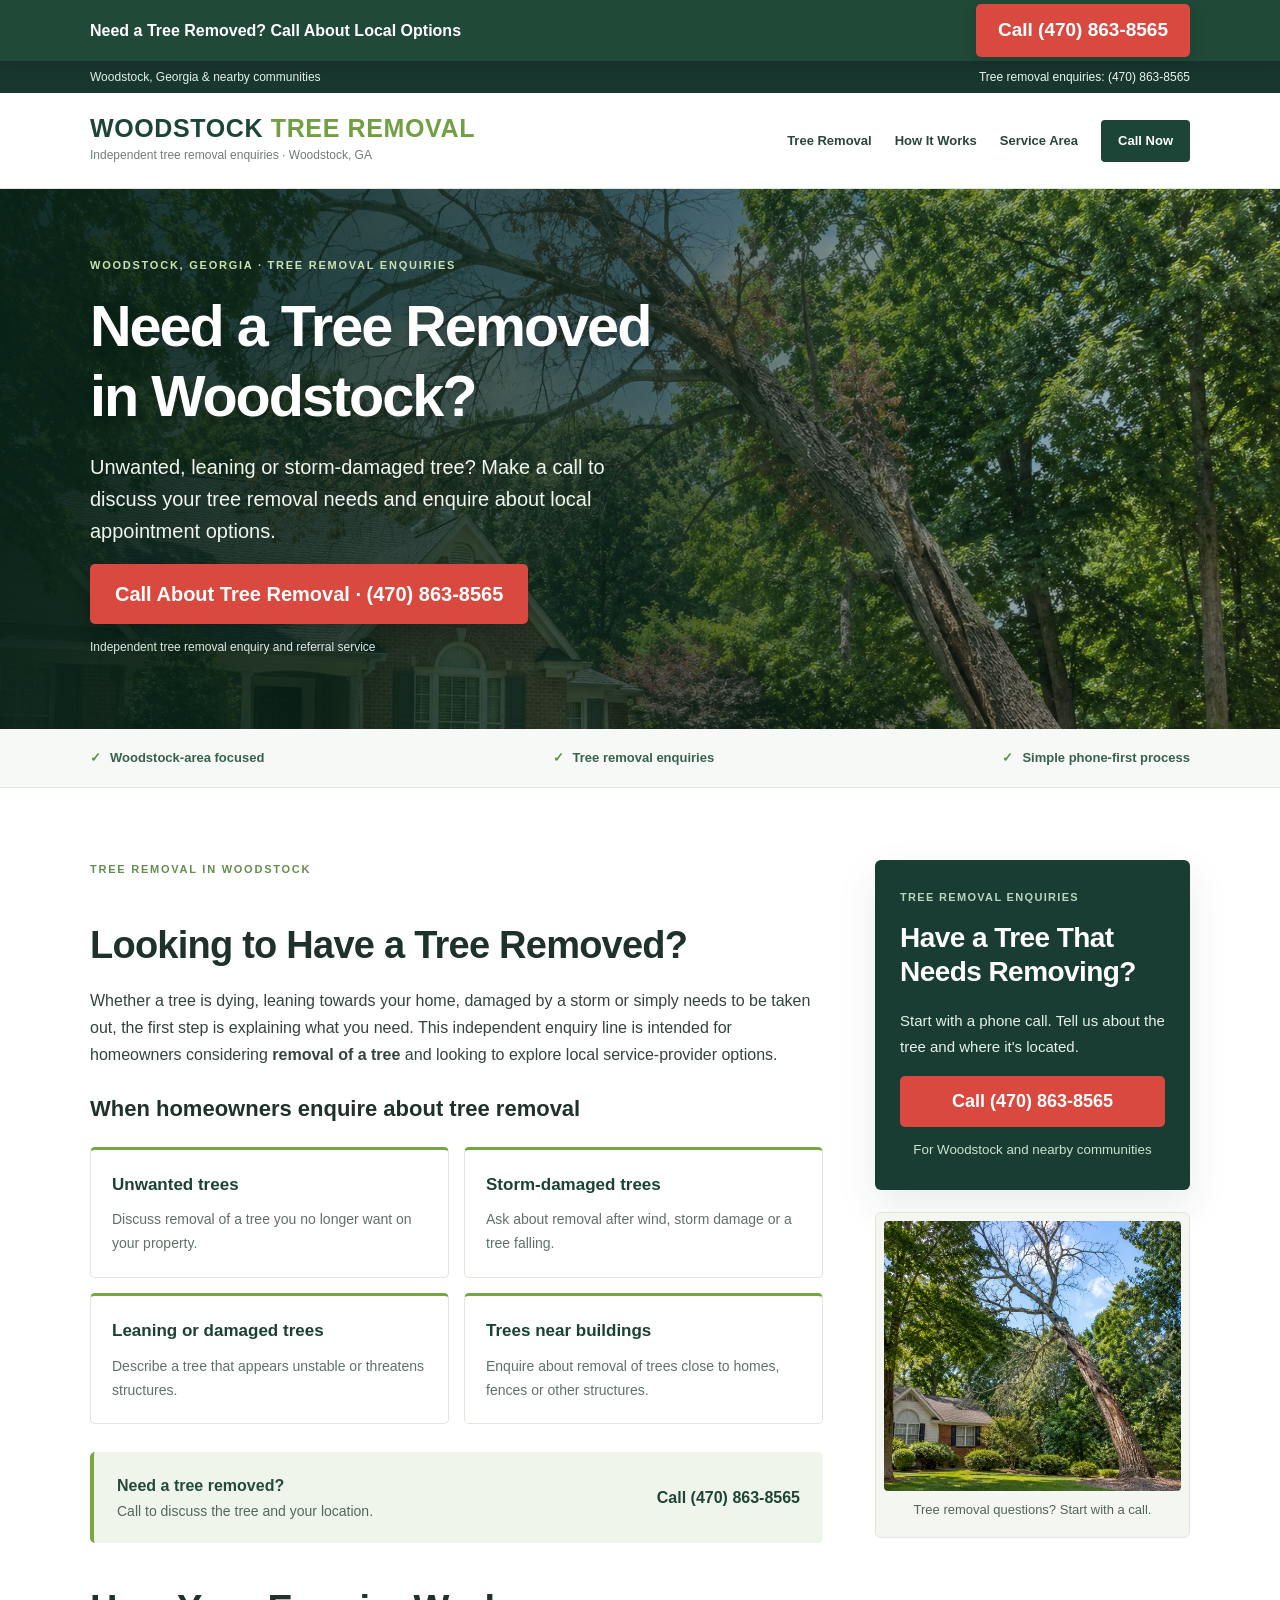
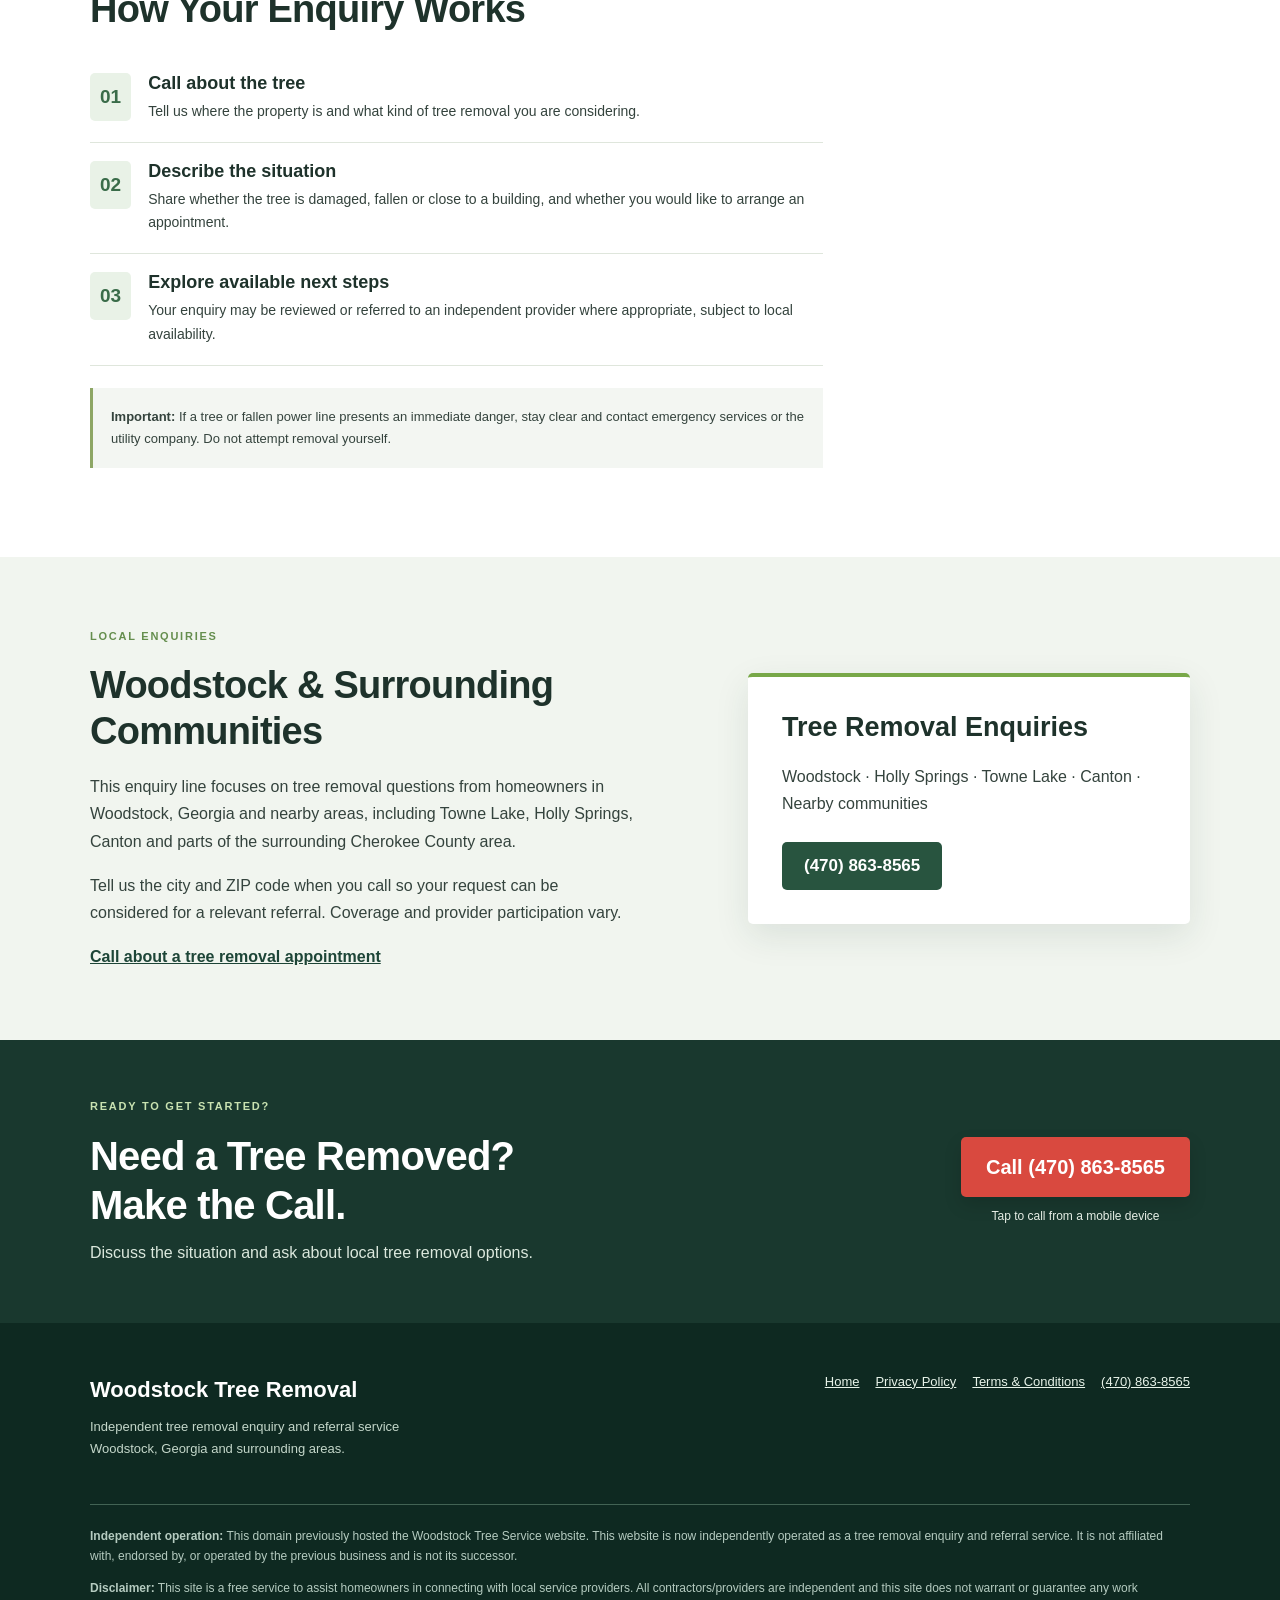
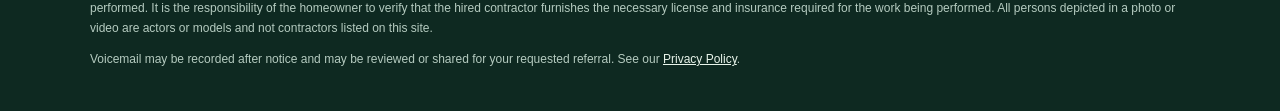
<file: index.html>
<!doctype html><html lang="en-US"><head><meta charset="UTF-8"><meta name="viewport" content="width=device-width,initial-scale=1"><meta name="theme-color" content="#183b32"><title>Tree Removal Enquiries in Woodstock, GA | Independent Referral Service</title><meta name="description" content="Need a tree removed in Woodstock, Georgia? Call about unwanted, storm-damaged or potentially hazardous tree removal and local appointment options."><link rel="canonical" href="https://woodstocktreeservice.com/"><link rel="stylesheet" href="assets/style.css"></head><body><header><div class="topline"><div class="container top-inner"><span>Woodstock, Georgia &amp; nearby communities</span><a href="tel:+14708638565">Tree removal enquiries: (470) 863-8565</a></div></div><div class="call-strip"><div class="container"><strong>Need a Tree Removed? Call About Local Options</strong><a href="tel:+14708638565">Call (470) 863-8565</a></div></div><div class="brandbar"><div class="container branding"><a href="https://woodstocktreeservice.com/" class="brand"><span class="brandbig">WOODSTOCK <em>TREE REMOVAL</em></span><span class="brand-small">Independent tree removal enquiries · Woodstock, GA</span></a><nav aria-label="Main navigation"><a href="https://woodstocktreeservice.com/#removal">Tree Removal</a><a href="https://woodstocktreeservice.com/#how">How It Works</a><a href="https://woodstocktreeservice.com/#area">Service Area</a><a class="nav-call" href="tel:+14708638565">Call Now</a></nav></div></div></header><main><section class="hero"><div class="hero-photo" role="img" aria-label="Mature damaged tree leaning in a Woodstock-area residential yard"></div><div class="hero-overlay"></div><div class="container hero-content"><span class="kicker light">WOODSTOCK, GEORGIA · TREE REMOVAL ENQUIRIES</span><h1>Need a Tree Removed<br>in Woodstock?</h1><p>Unwanted, leaning or storm-damaged tree? Make a call to discuss your tree removal needs and enquire about local appointment options.</p><a class="btn btn-main" href="tel:+14708638565">Call About Tree Removal · (470) 863-8565</a><small>Independent tree removal enquiry and referral service</small></div></section>
<div class="assurance"><div class="container assurance-inner"><span>Woodstock-area focused</span><span>Tree removal enquiries</span><span>Simple phone-first process</span></div></div>
<section class="section" id="removal"><div class="container body-grid"><div class="article"><span class="kicker">TREE REMOVAL IN WOODSTOCK</span><h2>Looking to Have a Tree Removed?</h2><p>Whether a tree is dying, leaning towards your home, damaged by a storm or simply needs to be taken out, the first step is explaining what you need. This independent enquiry line is intended for homeowners considering <strong>removal of a tree</strong> and looking to explore local service-provider options.</p><h3>When homeowners enquire about tree removal</h3><div class="issue-grid"><div class="issue"><b>Unwanted trees</b><p>Discuss removal of a tree you no longer want on your property.</p></div><div class="issue"><b>Storm-damaged trees</b><p>Ask about removal after wind, storm damage or a tree falling.</p></div><div class="issue"><b>Leaning or damaged trees</b><p>Describe a tree that appears unstable or threatens structures.</p></div><div class="issue"><b>Trees near buildings</b><p>Enquire about removal of trees close to homes, fences or other structures.</p></div></div><div class="inline-cta"><div><strong>Need a tree removed?</strong><span>Call to discuss the tree and your location.</span></div><a href="tel:+14708638565">Call (470) 863-8565</a></div>
<h2 id="how">How Your Enquiry Works</h2><div class="steps"><div class="step"><span>01</span><div><h3>Call about the tree</h3><p>Tell us where the property is and what kind of tree removal you are considering.</p></div></div><div class="step"><span>02</span><div><h3>Describe the situation</h3><p>Share whether the tree is damaged, fallen or close to a building, and whether you would like to arrange an appointment.</p></div></div><div class="step"><span>03</span><div><h3>Explore available next steps</h3><p>Your enquiry may be reviewed or referred to an independent provider where appropriate, subject to local availability.</p></div></div></div><p class="tip"><strong>Important:</strong> If a tree or fallen power line presents an immediate danger, stay clear and contact emergency services or the utility company. Do not attempt removal yourself.</p>
</div><aside class="sidebar"><div class="contact-card"><span class="card-kicker">TREE REMOVAL ENQUIRIES</span><h2>Have a Tree That Needs Removing?</h2><p>Start with a phone call. Tell us about the tree and where it's located.</p><a class="btn" href="tel:+14708638565">Call (470) 863-8565</a><small>For Woodstock and nearby communities</small></div><div class="side-image"><img src="assets/problem-tree-yard.jpg" alt="Mature damaged tree in a residential Georgia yard" loading="lazy"><p>Tree removal questions? Start with a call.</p></div></aside></div></section>
<section class="area" id="area"><div class="container area-grid"><div><span class="kicker">LOCAL ENQUIRIES</span><h2>Woodstock &amp; Surrounding Communities</h2><p>This enquiry line focuses on tree removal questions from homeowners in Woodstock, Georgia and nearby areas, including Towne Lake, Holly Springs, Canton and parts of the surrounding Cherokee County area.</p><p>Tell us the city and ZIP code when you call so your request can be considered for a relevant referral. Coverage and provider participation vary.</p><a href="tel:+14708638565" class="text-link">Call about a tree removal appointment</a></div><div class="area-panel"><h3>Tree Removal Enquiries</h3><p>Woodstock · Holly Springs · Towne Lake · Canton · Nearby communities</p><a class="btn btn-light" href="tel:+14708638565">(470) 863-8565</a></div></div></section>
<section class="endcta"><div class="container end-inner"><div><span class="kicker light">READY TO GET STARTED?</span><h2>Need a Tree Removed?<br>Make the Call.</h2><p>Discuss the situation and ask about local tree removal options.</p></div><div><a class="btn btn-main" href="tel:+14708638565">Call (470) 863-8565</a><small>Tap to call from a mobile device</small></div></div></section></main><footer><div class="container"><div class="foot-top"><div><div class="foot-brand">Woodstock Tree Removal</div><p>Independent tree removal enquiry and referral service<br>Woodstock, Georgia and surrounding areas.</p></div><div class="footer-links"><a href="https://woodstocktreeservice.com/">Home</a><a href="https://woodstocktreeservice.com/privacy.html">Privacy Policy</a><a href="https://woodstocktreeservice.com/terms.html">Terms &amp; Conditions</a><a href="tel:+14708638565">(470) 863-8565</a></div></div><div class="disclosures"><p><strong>Independent operation:</strong> This domain previously hosted the Woodstock Tree Service website. This website is now independently operated as a tree removal enquiry and referral service. It is not affiliated with, endorsed by, or operated by the previous business and is not its successor.</p><p><strong>Disclaimer:</strong> This site is a free service to assist homeowners in connecting with local service providers. All contractors/providers are independent and this site does not warrant or guarantee any work performed. It is the responsibility of the homeowner to verify that the hired contractor furnishes the necessary license and insurance required for the work being performed. All persons depicted in a photo or video are actors or models and not contractors listed on this site.</p><p>Voicemail may be recorded after notice and may be reviewed or shared for your requested referral. See our <a href="https://woodstocktreeservice.com/privacy.html">Privacy Policy</a>.</p></div></div></footer><div class="mobile-call"><a href="tel:+14708638565">Call About Tree Removal · (470) 863-8565</a></div></body></html>
</file>
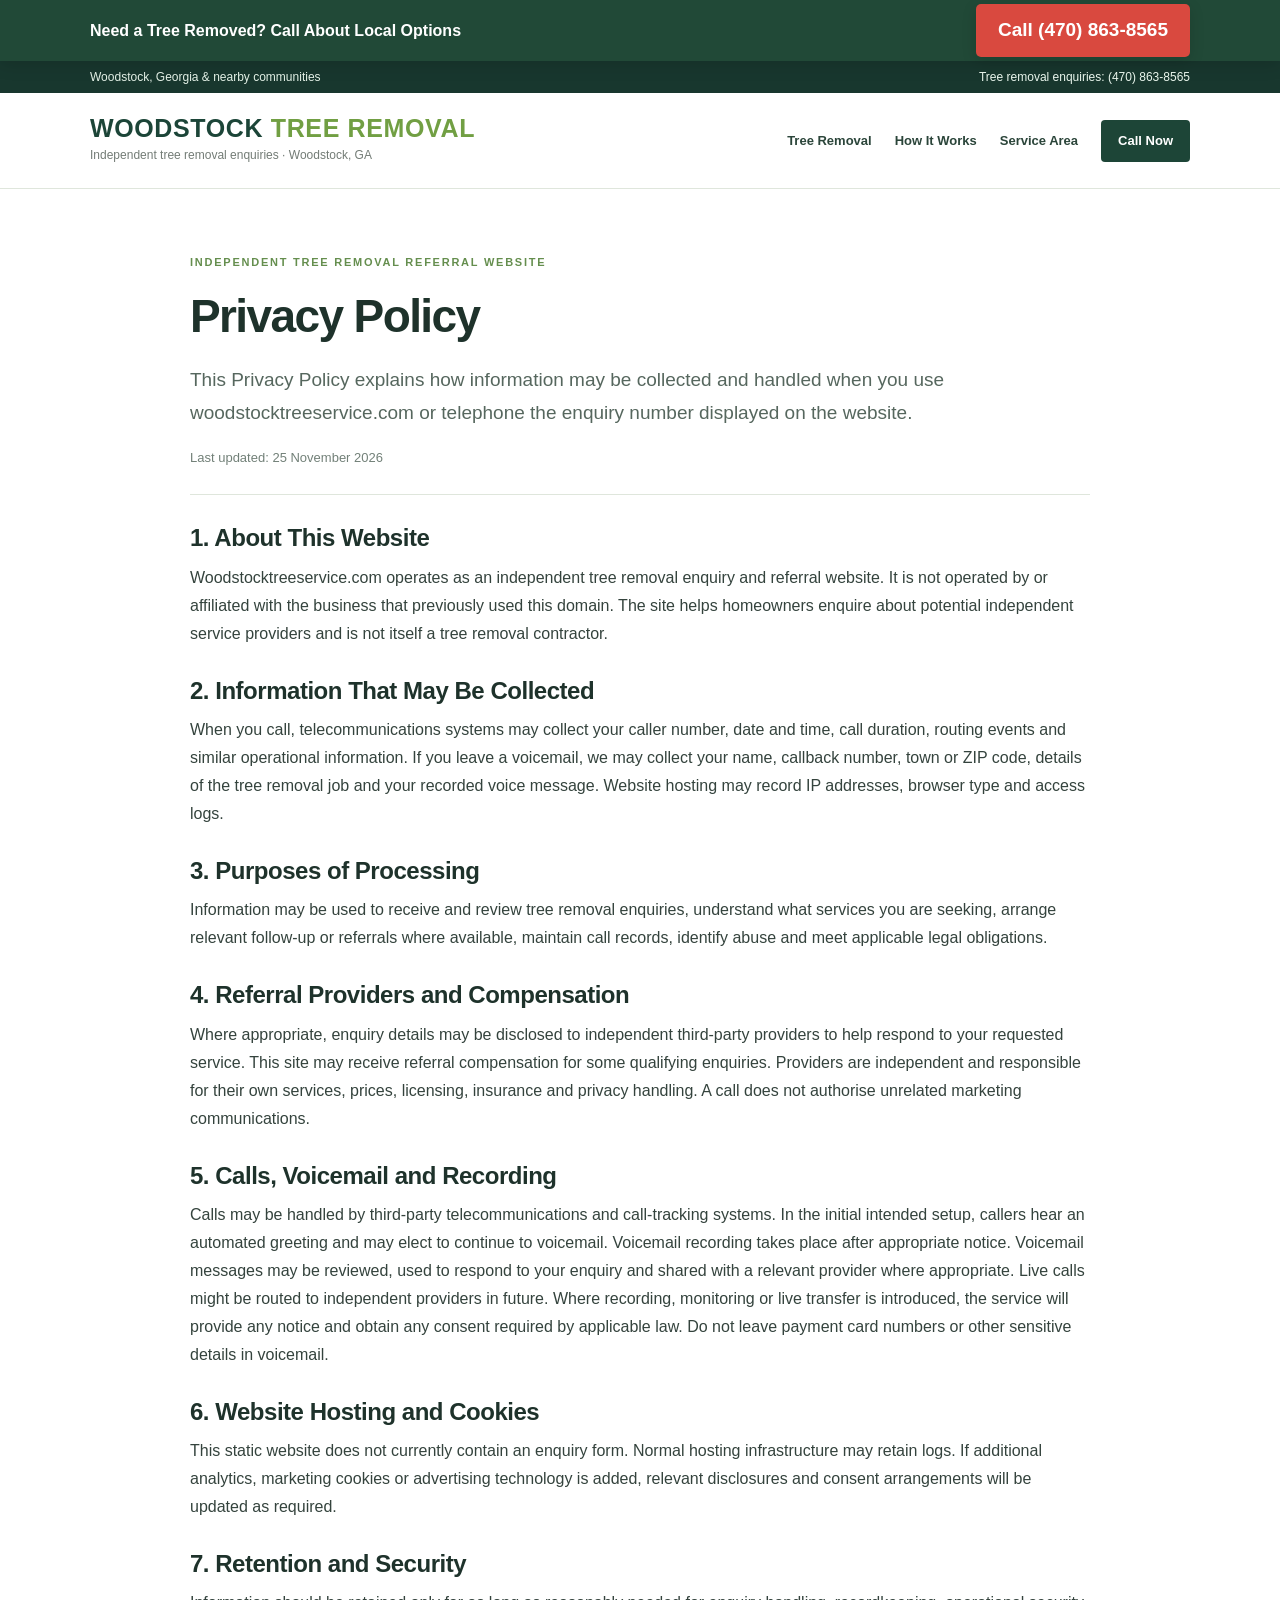
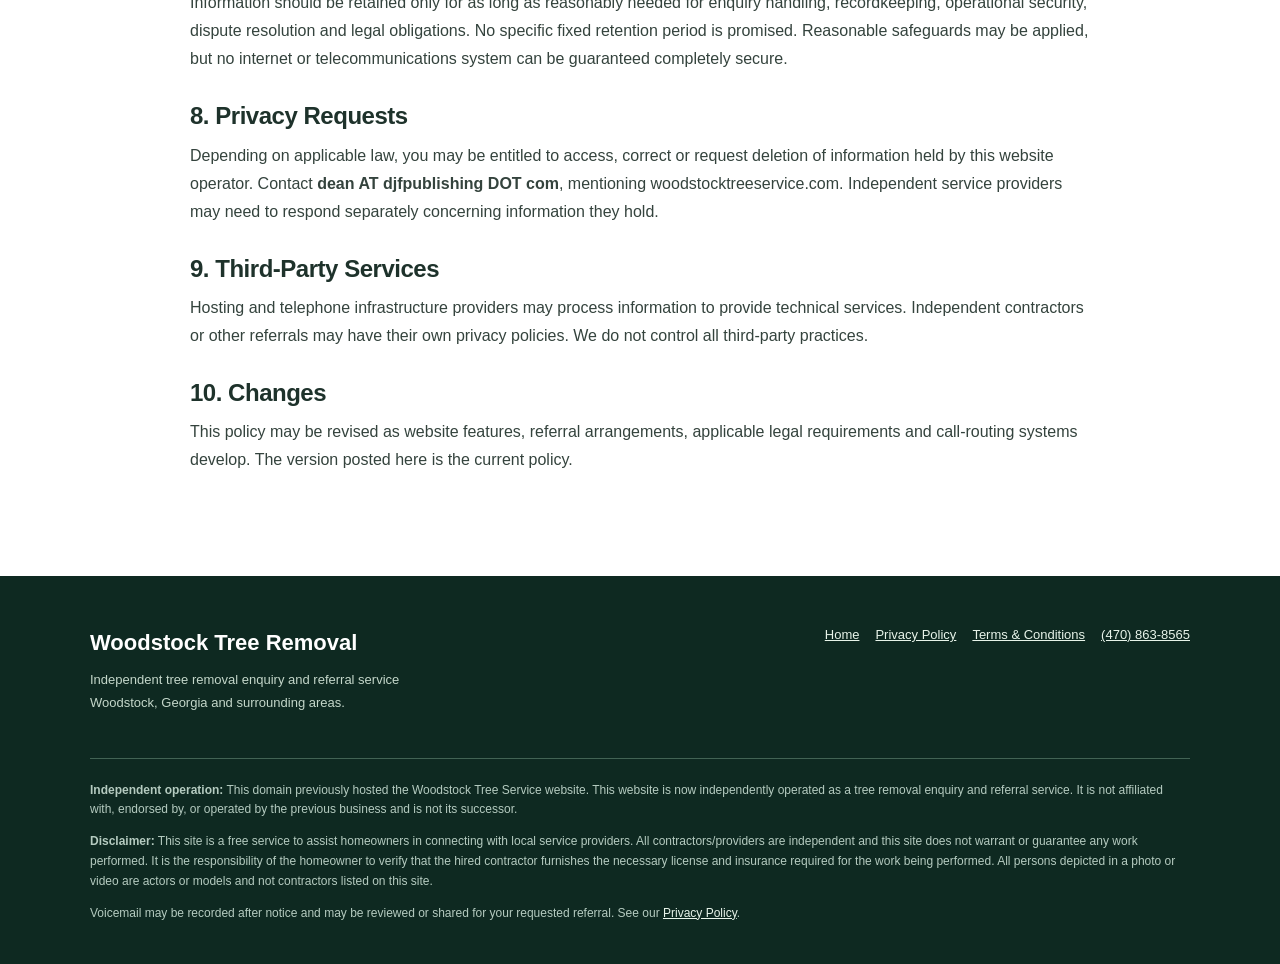
<file: privacy.html>
<!doctype html><html lang="en-US"><head><meta charset="UTF-8"><meta name="viewport" content="width=device-width,initial-scale=1"><meta name="theme-color" content="#183b32"><title>Privacy Policy | Woodstock Tree Removal</title><meta name="description" content="Privacy Policy for the independent tree removal referral website in Woodstock, Georgia."><link rel="canonical" href="https://woodstocktreeservice.com/privacy.html"><link rel="stylesheet" href="assets/style.css"></head><body><header><div class="topline"><div class="container top-inner"><span>Woodstock, Georgia &amp; nearby communities</span><a href="tel:+14708638565">Tree removal enquiries: (470) 863-8565</a></div></div><div class="call-strip"><div class="container"><strong>Need a Tree Removed? Call About Local Options</strong><a href="tel:+14708638565">Call (470) 863-8565</a></div></div><div class="brandbar"><div class="container branding"><a href="https://woodstocktreeservice.com/" class="brand"><span class="brandbig">WOODSTOCK <em>TREE REMOVAL</em></span><span class="brand-small">Independent tree removal enquiries · Woodstock, GA</span></a><nav aria-label="Main navigation"><a href="https://woodstocktreeservice.com/#removal">Tree Removal</a><a href="https://woodstocktreeservice.com/#how">How It Works</a><a href="https://woodstocktreeservice.com/#area">Service Area</a><a class="nav-call" href="tel:+14708638565">Call Now</a></nav></div></div></header><main class="policy container"><span class="kicker">INDEPENDENT TREE REMOVAL REFERRAL WEBSITE</span><h1>Privacy Policy</h1><p class="intro">This Privacy Policy explains how information may be collected and handled when you use woodstocktreeservice.com or telephone the enquiry number displayed on the website.</p><p class="updated">Last updated: 25 November 2026</p>
<h2>1. About This Website</h2><p>Woodstocktreeservice.com operates as an independent tree removal enquiry and referral website. It is not operated by or affiliated with the business that previously used this domain. The site helps homeowners enquire about potential independent service providers and is not itself a tree removal contractor.</p>
<h2>2. Information That May Be Collected</h2><p>When you call, telecommunications systems may collect your caller number, date and time, call duration, routing events and similar operational information. If you leave a voicemail, we may collect your name, callback number, town or ZIP code, details of the tree removal job and your recorded voice message. Website hosting may record IP addresses, browser type and access logs.</p>
<h2>3. Purposes of Processing</h2><p>Information may be used to receive and review tree removal enquiries, understand what services you are seeking, arrange relevant follow-up or referrals where available, maintain call records, identify abuse and meet applicable legal obligations.</p>
<h2>4. Referral Providers and Compensation</h2><p>Where appropriate, enquiry details may be disclosed to independent third-party providers to help respond to your requested service. This site may receive referral compensation for some qualifying enquiries. Providers are independent and responsible for their own services, prices, licensing, insurance and privacy handling. A call does not authorise unrelated marketing communications.</p>
<h2>5. Calls, Voicemail and Recording</h2><p>Calls may be handled by third-party telecommunications and call-tracking systems. In the initial intended setup, callers hear an automated greeting and may elect to continue to voicemail. Voicemail recording takes place after appropriate notice. Voicemail messages may be reviewed, used to respond to your enquiry and shared with a relevant provider where appropriate. Live calls might be routed to independent providers in future. Where recording, monitoring or live transfer is introduced, the service will provide any notice and obtain any consent required by applicable law. Do not leave payment card numbers or other sensitive details in voicemail.</p>
<h2>6. Website Hosting and Cookies</h2><p>This static website does not currently contain an enquiry form. Normal hosting infrastructure may retain logs. If additional analytics, marketing cookies or advertising technology is added, relevant disclosures and consent arrangements will be updated as required.</p>
<h2>7. Retention and Security</h2><p>Information should be retained only for as long as reasonably needed for enquiry handling, recordkeeping, operational security, dispute resolution and legal obligations. No specific fixed retention period is promised. Reasonable safeguards may be applied, but no internet or telecommunications system can be guaranteed completely secure.</p>
<h2>8. Privacy Requests</h2><p>Depending on applicable law, you may be entitled to access, correct or request deletion of information held by this website operator. Contact <strong>dean AT djfpublishing DOT com</strong>, mentioning woodstocktreeservice.com. Independent service providers may need to respond separately concerning information they hold.</p>
<h2>9. Third-Party Services</h2><p>Hosting and telephone infrastructure providers may process information to provide technical services. Independent contractors or other referrals may have their own privacy policies. We do not control all third-party practices.</p>
<h2>10. Changes</h2><p>This policy may be revised as website features, referral arrangements, applicable legal requirements and call-routing systems develop. The version posted here is the current policy.</p></main><footer><div class="container"><div class="foot-top"><div><div class="foot-brand">Woodstock Tree Removal</div><p>Independent tree removal enquiry and referral service<br>Woodstock, Georgia and surrounding areas.</p></div><div class="footer-links"><a href="https://woodstocktreeservice.com/">Home</a><a href="https://woodstocktreeservice.com/privacy.html">Privacy Policy</a><a href="https://woodstocktreeservice.com/terms.html">Terms &amp; Conditions</a><a href="tel:+14708638565">(470) 863-8565</a></div></div><div class="disclosures"><p><strong>Independent operation:</strong> This domain previously hosted the Woodstock Tree Service website. This website is now independently operated as a tree removal enquiry and referral service. It is not affiliated with, endorsed by, or operated by the previous business and is not its successor.</p><p><strong>Disclaimer:</strong> This site is a free service to assist homeowners in connecting with local service providers. All contractors/providers are independent and this site does not warrant or guarantee any work performed. It is the responsibility of the homeowner to verify that the hired contractor furnishes the necessary license and insurance required for the work being performed. All persons depicted in a photo or video are actors or models and not contractors listed on this site.</p><p>Voicemail may be recorded after notice and may be reviewed or shared for your requested referral. See our <a href="https://woodstocktreeservice.com/privacy.html">Privacy Policy</a>.</p></div></div></footer><div class="mobile-call"><a href="tel:+14708638565">Call About Tree Removal · (470) 863-8565</a></div></body></html>
</file>
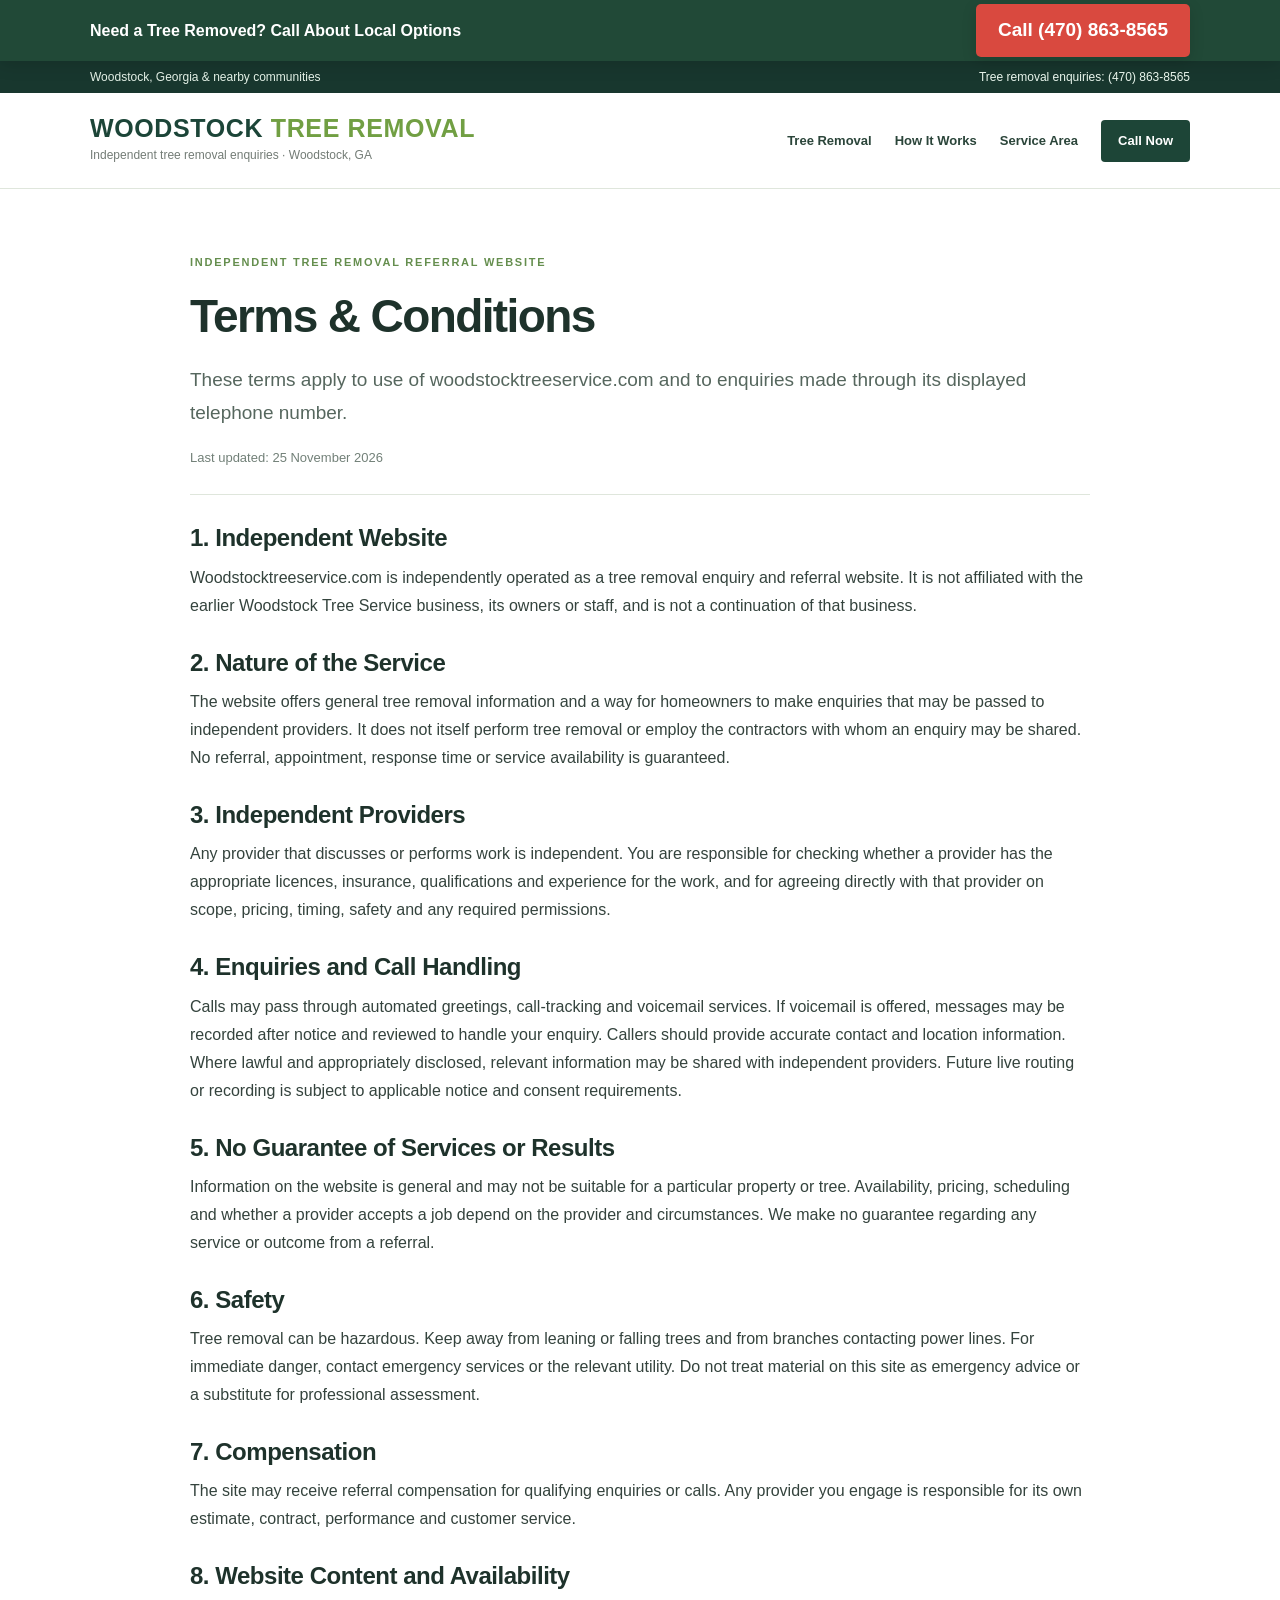
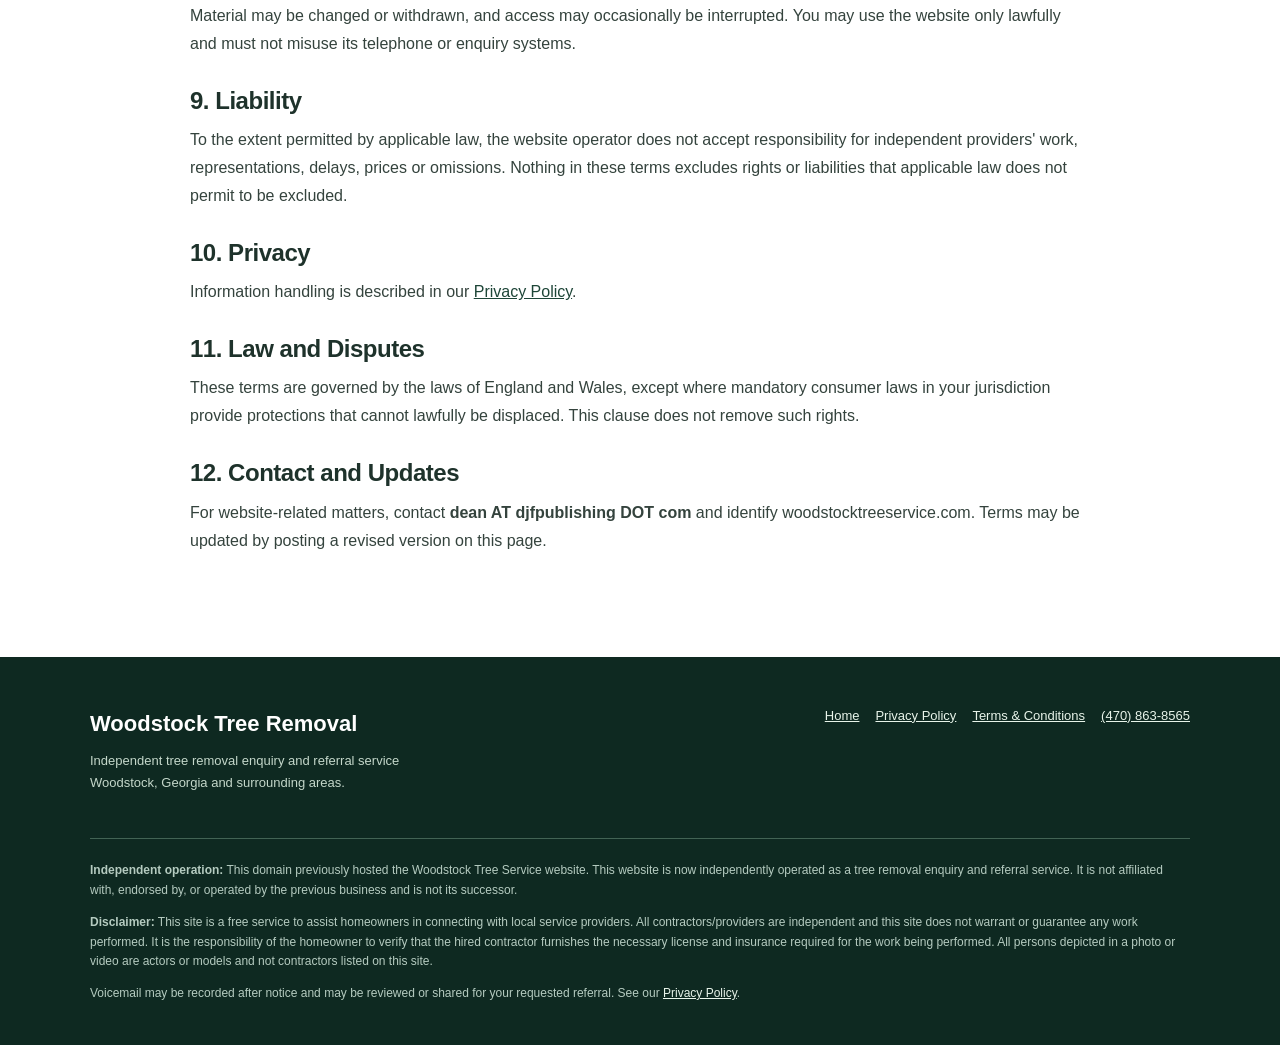
<file: terms.html>
<!doctype html><html lang="en-US"><head><meta charset="UTF-8"><meta name="viewport" content="width=device-width,initial-scale=1"><meta name="theme-color" content="#183b32"><title>Terms & Conditions | Woodstock Tree Removal</title><meta name="description" content="Terms and Conditions for Woodstock tree removal enquiry website."><link rel="canonical" href="https://woodstocktreeservice.com/terms.html"><link rel="stylesheet" href="assets/style.css"></head><body><header><div class="topline"><div class="container top-inner"><span>Woodstock, Georgia &amp; nearby communities</span><a href="tel:+14708638565">Tree removal enquiries: (470) 863-8565</a></div></div><div class="call-strip"><div class="container"><strong>Need a Tree Removed? Call About Local Options</strong><a href="tel:+14708638565">Call (470) 863-8565</a></div></div><div class="brandbar"><div class="container branding"><a href="https://woodstocktreeservice.com/" class="brand"><span class="brandbig">WOODSTOCK <em>TREE REMOVAL</em></span><span class="brand-small">Independent tree removal enquiries · Woodstock, GA</span></a><nav aria-label="Main navigation"><a href="https://woodstocktreeservice.com/#removal">Tree Removal</a><a href="https://woodstocktreeservice.com/#how">How It Works</a><a href="https://woodstocktreeservice.com/#area">Service Area</a><a class="nav-call" href="tel:+14708638565">Call Now</a></nav></div></div></header><main class="policy container"><span class="kicker">INDEPENDENT TREE REMOVAL REFERRAL WEBSITE</span><h1>Terms &amp; Conditions</h1><p class="intro">These terms apply to use of woodstocktreeservice.com and to enquiries made through its displayed telephone number.</p><p class="updated">Last updated: 25 November 2026</p>
<h2>1. Independent Website</h2><p>Woodstocktreeservice.com is independently operated as a tree removal enquiry and referral website. It is not affiliated with the earlier Woodstock Tree Service business, its owners or staff, and is not a continuation of that business.</p>
<h2>2. Nature of the Service</h2><p>The website offers general tree removal information and a way for homeowners to make enquiries that may be passed to independent providers. It does not itself perform tree removal or employ the contractors with whom an enquiry may be shared. No referral, appointment, response time or service availability is guaranteed.</p>
<h2>3. Independent Providers</h2><p>Any provider that discusses or performs work is independent. You are responsible for checking whether a provider has the appropriate licences, insurance, qualifications and experience for the work, and for agreeing directly with that provider on scope, pricing, timing, safety and any required permissions.</p>
<h2>4. Enquiries and Call Handling</h2><p>Calls may pass through automated greetings, call-tracking and voicemail services. If voicemail is offered, messages may be recorded after notice and reviewed to handle your enquiry. Callers should provide accurate contact and location information. Where lawful and appropriately disclosed, relevant information may be shared with independent providers. Future live routing or recording is subject to applicable notice and consent requirements.</p>
<h2>5. No Guarantee of Services or Results</h2><p>Information on the website is general and may not be suitable for a particular property or tree. Availability, pricing, scheduling and whether a provider accepts a job depend on the provider and circumstances. We make no guarantee regarding any service or outcome from a referral.</p>
<h2>6. Safety</h2><p>Tree removal can be hazardous. Keep away from leaning or falling trees and from branches contacting power lines. For immediate danger, contact emergency services or the relevant utility. Do not treat material on this site as emergency advice or a substitute for professional assessment.</p>
<h2>7. Compensation</h2><p>The site may receive referral compensation for qualifying enquiries or calls. Any provider you engage is responsible for its own estimate, contract, performance and customer service.</p>
<h2>8. Website Content and Availability</h2><p>Material may be changed or withdrawn, and access may occasionally be interrupted. You may use the website only lawfully and must not misuse its telephone or enquiry systems.</p>
<h2>9. Liability</h2><p>To the extent permitted by applicable law, the website operator does not accept responsibility for independent providers' work, representations, delays, prices or omissions. Nothing in these terms excludes rights or liabilities that applicable law does not permit to be excluded.</p>
<h2>10. Privacy</h2><p>Information handling is described in our <a href="https://woodstocktreeservice.com/privacy.html">Privacy Policy</a>.</p>
<h2>11. Law and Disputes</h2><p>These terms are governed by the laws of England and Wales, except where mandatory consumer laws in your jurisdiction provide protections that cannot lawfully be displaced. This clause does not remove such rights.</p>
<h2>12. Contact and Updates</h2><p>For website-related matters, contact <strong>dean AT djfpublishing DOT com</strong> and identify woodstocktreeservice.com. Terms may be updated by posting a revised version on this page.</p></main><footer><div class="container"><div class="foot-top"><div><div class="foot-brand">Woodstock Tree Removal</div><p>Independent tree removal enquiry and referral service<br>Woodstock, Georgia and surrounding areas.</p></div><div class="footer-links"><a href="https://woodstocktreeservice.com/">Home</a><a href="https://woodstocktreeservice.com/privacy.html">Privacy Policy</a><a href="https://woodstocktreeservice.com/terms.html">Terms &amp; Conditions</a><a href="tel:+14708638565">(470) 863-8565</a></div></div><div class="disclosures"><p><strong>Independent operation:</strong> This domain previously hosted the Woodstock Tree Service website. This website is now independently operated as a tree removal enquiry and referral service. It is not affiliated with, endorsed by, or operated by the previous business and is not its successor.</p><p><strong>Disclaimer:</strong> This site is a free service to assist homeowners in connecting with local service providers. All contractors/providers are independent and this site does not warrant or guarantee any work performed. It is the responsibility of the homeowner to verify that the hired contractor furnishes the necessary license and insurance required for the work being performed. All persons depicted in a photo or video are actors or models and not contractors listed on this site.</p><p>Voicemail may be recorded after notice and may be reviewed or shared for your requested referral. See our <a href="https://woodstocktreeservice.com/privacy.html">Privacy Policy</a>.</p></div></div></footer><div class="mobile-call"><a href="tel:+14708638565">Call About Tree Removal · (470) 863-8565</a></div></body></html>
</file>
<file: assets/style.css>
/* Woodstock tree removal: local assets only, no external fonts or scripts */
:root{--green:#1d4537;--deep:#163b30;--dark:#1b2e2a;--accent:#7cba43;--light:#f4f6f2;--border:#dfe6dc;--text:#34433d;--red:#db443d}*{box-sizing:border-box}html{scroll-behavior:smooth}body{margin:0;color:var(--text);background:#fff;font-family:Arial,Helvetica,sans-serif;line-height:1.7;font-size:16px}a{color:var(--green)}a:focus-visible{outline:3px solid #e6a225;outline-offset:2px}h1,h2,h3{color:#1e322b;line-height:1.22;margin:0 0 19px}h1{font-size:clamp(37px,4.5vw,60px);letter-spacing:-.035em}h2{font-size:clamp(27px,3vw,38px);letter-spacing:-.02em}h3{font-size:22px}p{margin:0 0 17px}.container{width:min(1100px,calc(100% - 36px));margin:auto}.topline{background:#18372e;color:#e5f2e8;font-size:12px}.top-inner{display:flex;align-items:center;justify-content:space-between;gap:10px;padding:6px 0}.top-inner a{color:#ecf8ef;text-decoration:none}.call-strip{position:fixed;left:0;right:0;top:0;z-index:100;background:#214937;color:#fff;box-shadow:0 4px 16px #0002}.call-strip .container{min-height:61px;display:flex;justify-content:space-between;align-items:center;gap:14px}.call-strip strong{font-size:16px;line-height:1.25}.call-strip a{background:#d9493f;color:#fff;padding:10px 22px;border-radius:5px;font-size:19px;font-weight:750;text-decoration:none;white-space:nowrap;box-shadow:0 4px 15px #0002}.call-strip a:hover,.btn:hover{filter:brightness(.94)}.brandbar{background:#fff;border-bottom:1px solid var(--border)}.branding{min-height:95px;display:flex;align-items:center;justify-content:space-between;gap:25px}.brand{text-decoration:none;display:flex;flex-direction:column;gap:4px}.brandbig{font-size:25px;letter-spacing:.025em;font-weight:900;color:#1c4538;line-height:1}.brandbig em{font-style:normal;color:#719f43}.brand-small{font-size:12px;color:#737c76}.branding nav{display:flex;align-items:center;flex-wrap:wrap;gap:23px}.branding nav a{font-size:13px;font-weight:750;text-decoration:none;color:#2b453a}.branding nav .nav-call{background:#1d4537;color:#fff;padding:10px 17px;border-radius:4px}.hero{min-height:505px;position:relative;isolation:isolate;display:flex;align-items:center;background:#223d2d;overflow:hidden}.hero-photo{position:absolute;inset:0;z-index:-2;background:url('woodstock-tree-removal.jpg') center 48%/cover no-repeat}.hero-overlay{position:absolute;inset:0;z-index:-1;background:linear-gradient(90deg,rgba(8,34,24,.94),rgba(8,34,24,.70) 47%,rgba(8,34,24,.16))}.hero-content{padding:67px 0 72px;color:#fff}.hero h1{color:#fff;max-width:730px;text-shadow:0 2px 10px #0003}.hero p{color:#f1f5ef;max-width:580px;font-size:20px;line-height:1.6}.hero small{display:block;color:#dce8df;margin-top:13px;font-size:12px}.kicker{display:block;font-size:11px;letter-spacing:.16em;text-transform:uppercase;font-weight:850;color:#658e4e;margin-bottom:16px}.kicker.light{color:#c9e2b1}.btn{display:inline-block;background:#d9493f;border-radius:5px;color:#fff!important;padding:13px 22px;font-weight:800;text-align:center;text-decoration:none;line-height:1.3;font-size:17px}.btn-main{padding:17px 25px;font-size:20px;box-shadow:0 8px 18px #0002}.assurance{background:#f7f9f6;border-bottom:1px solid #e1e7df}.assurance-inner{display:flex;justify-content:space-between;gap:17px;padding:18px 0;font-size:13px;font-weight:750;color:#37624b}.assurance span:before{content:'✓';display:inline-block;margin-right:9px;color:#599642}.section{padding:72px 0}.body-grid{display:grid;grid-template-columns:minmax(0,1fr) 315px;gap:52px}.article>h2:not(:first-child){margin-top:43px}.article p{font-size:16px}.article>h3{margin-top:27px}.issue-grid{display:grid;grid-template-columns:repeat(2,minmax(0,1fr));gap:15px;margin:24px 0 28px}.issue{padding:21px;border:1px solid var(--border);border-top:3px solid #76a744;border-radius:5px;background:#fff}.issue b{font-size:17px;color:#1b4233}.issue p{font-size:14px;margin:9px 0 0;color:#607169}.inline-cta{display:flex;justify-content:space-between;align-items:center;gap:15px;padding:20px 23px;border-radius:5px;background:#f0f5eb;border-left:4px solid #79a746}.inline-cta strong,.inline-cta span{display:block}.inline-cta strong{color:#234c38}.inline-cta span{font-size:14px;color:#55675d}.inline-cta a{white-space:nowrap;font-weight:850;text-decoration:none}.steps{margin:22px 0}.step{display:flex;gap:17px;align-items:flex-start;border-bottom:1px solid var(--border);padding:18px 0}.step span{font-size:19px;font-weight:900;color:#3a6c49;background:#e9f2e7;border-radius:5px;padding:8px 10px}.step h3{font-size:18px;margin-bottom:5px}.step p{font-size:14px;margin:0}.tip{background:#f3f6f2;border-left:3px solid #8da665;padding:18px;font-size:13px!important}.contact-card{background:#193d32;color:#fff;border-radius:6px;padding:28px 25px;box-shadow:0 16px 40px #132a2718}.contact-card h2{color:#fff;font-size:28px}.contact-card p{color:#e6f1e9;font-size:15px}.card-kicker{display:block;font-size:11px;color:#b8d5bd;letter-spacing:.12em;font-weight:800;margin-bottom:14px}.contact-card .btn{width:100%;font-size:18px;padding:14px 8px}.contact-card small{display:block;text-align:center;margin-top:12px;color:#cde1ce}.side-image{margin-top:22px;background:#f4f6f2;border:1px solid #e1e4df;padding:8px;border-radius:6px}.side-image img{display:block;width:100%;height:270px;object-fit:cover;border-radius:4px}.side-image p{margin:8px;font-size:13px;text-align:center;color:#526458}.area{background:#f1f5ef;padding:70px 0}.area-grid{display:grid;grid-template-columns:1.15fr .85fr;gap:60px;align-items:center}.area p{max-width:550px}.text-link{font-weight:750}.area-panel{background:#fff;border-top:4px solid #78a848;box-shadow:0 12px 35px #1d39321a;padding:34px;border-radius:5px}.area-panel h3{font-size:27px}.area-panel .btn-light{background:#28543f;margin-top:8px}.endcta{background:#19382e;color:#fff;padding:57px 0}.end-inner{display:flex;align-items:center;justify-content:space-between;gap:20px}.endcta h2{color:#fff;font-size:40px;margin-bottom:9px}.endcta p{color:#dbe8dd;margin:0}.endcta small{display:block;text-align:center;margin-top:9px;font-size:12px;color:#e6eee5}footer{background:#0e2921;color:#c4d7ca;padding:48px 0 29px}.foot-top{display:flex;justify-content:space-between;gap:25px}.foot-brand{font-weight:850;font-size:22px;color:#fff}.foot-top p{font-size:13px;margin-top:8px}.footer-links{display:flex;gap:16px;flex-wrap:wrap;align-items:flex-start;justify-content:flex-end}.footer-links a,footer .disclosures a{color:#e8f4ea;text-decoration:underline}.footer-links a{font-size:13px}.disclosures{font-size:12px;color:#b5cbc0;border-top:1px solid #426354;margin-top:27px;padding-top:22px}.disclosures p{margin:0 0 12px;line-height:1.65}.mobile-call{display:none}.policy{max-width:900px;padding:64px 0 85px}.policy h1{font-size:46px}.policy h2{font-size:24px;margin:28px 0 11px}.policy .intro{font-size:19px;color:#56675e}.updated{font-size:13px;color:#728078;border-bottom:1px solid var(--border);padding-bottom:25px}.policy p{line-height:1.75}
@media(max-width:900px){.branding{flex-wrap:wrap;padding:17px 0}.branding nav{gap:15px}.body-grid{grid-template-columns:1fr;gap:35px}.sidebar{display:grid;grid-template-columns:1fr 1fr;gap:16px}.side-image{margin:0}.area-grid{gap:25px}.hero{min-height:470px}}
@media(max-width:650px){body{font-size:15px}.topline{display:none}.call-strip .container{flex-direction:column;padding:9px 0;min-height:0;gap:7px}.call-strip strong{font-size:13px}.call-strip a{padding:7px 16px;font-size:17px}.brandbig{font-size:21px}.branding{min-height:0}.branding nav{gap:12px}.branding nav a{font-size:12px}.branding nav .nav-call{display:none}.hero{min-height:450px}.hero-content{padding:57px 0 55px}.hero-overlay{background:linear-gradient(90deg,rgba(8,34,24,.94),rgba(8,34,24,.60))}.hero h1{font-size:38px}.hero p{font-size:17px}.btn-main{font-size:17px}.assurance-inner{flex-wrap:wrap;gap:10px;padding:14px 0}.assurance span{width:100%;font-size:12px}.section{padding:45px 0}.issue-grid,.sidebar,.area-grid{grid-template-columns:1fr}.inline-cta{flex-direction:column;align-items:flex-start}.area{padding:45px 0}.end-inner,.foot-top{flex-direction:column;align-items:flex-start}.endcta h2{font-size:32px}.footer-links{justify-content:flex-start}.policy{padding:46px 0 60px}.policy h1{font-size:35px}.mobile-call{display:block;position:fixed;bottom:0;left:0;right:0;background:#d9493f;z-index:110;text-align:center;box-shadow:0 -4px 15px #0002}.mobile-call a{display:block;color:#fff;text-decoration:none;padding:13px 9px;font-weight:900;font-size:16px}body{padding-bottom:50px}}

/* Reserve space for the fixed call banner */
body{padding-top:61px}
@media(max-width:650px){body{padding-top:79px;padding-bottom:50px}}
</file>
